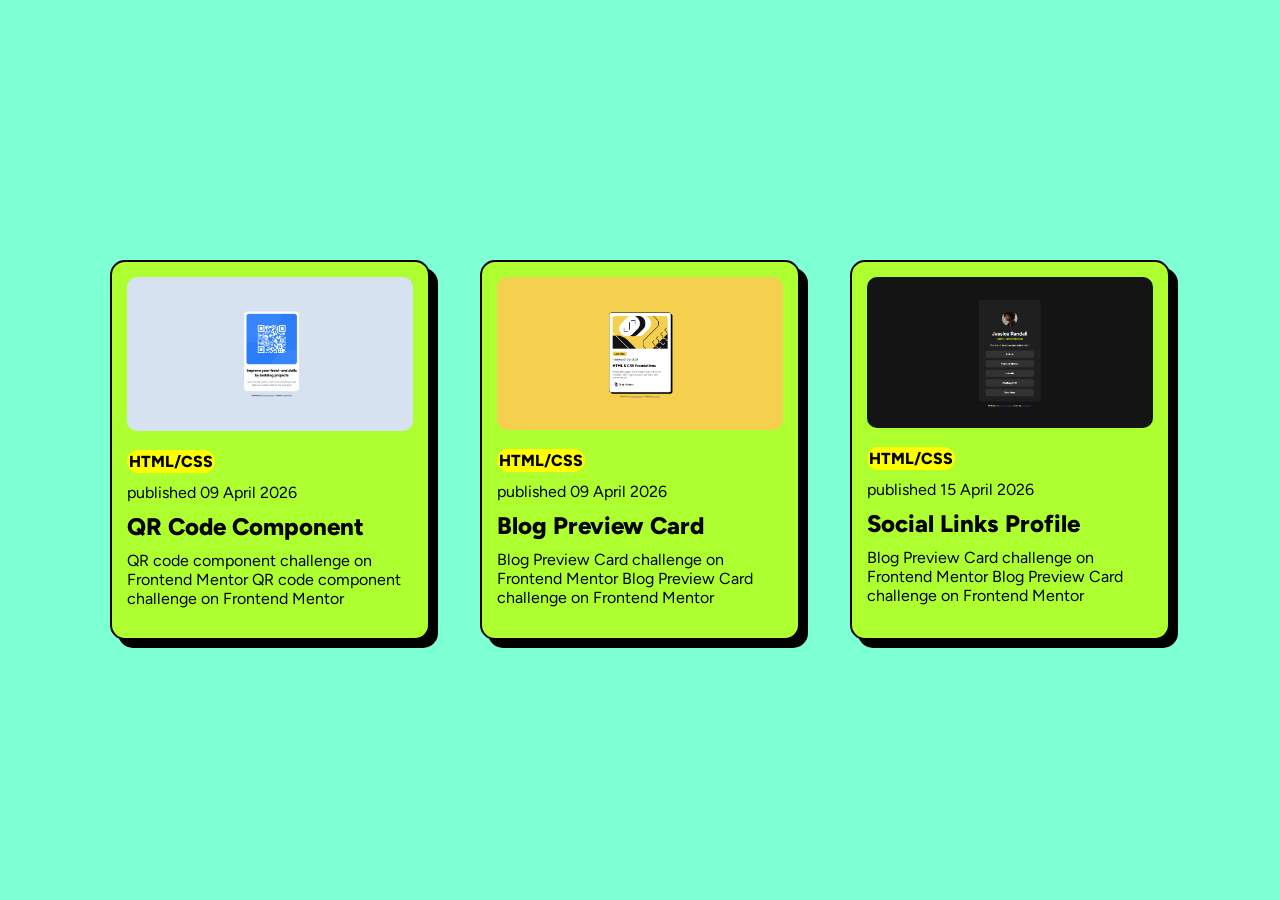
<file: index.html>
<!DOCTYPE html>
<html lang="en">
<head>
    <meta charset="UTF-8">
    <meta name="viewport" content="width=device-width, initial-scale=1.0" /> <!-- displays site properly based on user's device -->
    <link rel="preconnect" href="https://fonts.googleapis.com">
    <link rel="preconnect" href="https://fonts.gstatic.com" crossorigin>
    <link href="https://fonts.googleapis.com/css2?family=Figtree:ital,wght@0,300..900;1,300..900&family=Outfit:wght@100..900&display=swap" rel="stylesheet">
  
    <link rel="stylesheet" href="style.css">
    <title>Frontend Mentor Portfolio</title>
</head>
<body>
    <!--<h1>Frontend Mentor Challenges</h1>-->
    <!-- <ul>
        <li>
            <a href="./qr-code-component-main/index.html">QR Code Component</a>
            <a href="./blog-preview-card-main/index.html">Blog Preview Card</a>
        </li>
    </ul> -->
    <main>
        <div class="card">
            
            <img src="./qr-code-component-main/images/Capture d'écran.png" alt="qr code" class="img" id="">
            <p class="tecno">HTML/CSS</p>
            <p class="date">published 09 April 2026</p>
            <h2 class="title"><a href="./qr-code-component-main/index.html">QR Code Component</a></h2>
            <p class="description">QR code component challenge on Frontend Mentor QR code component challenge on Frontend Mentor</p>
        </div>
        <div class="card">   
            <img src="./blog-preview-card-main/assets/images/result.png" alt="blog preview card" class="img">
            <p class="tecno">HTML/CSS</p>
            <p class="date">published 09 April 2026</p>
            <h2 class="title"><a href="./blog-preview-card-main/index.html">Blog Preview Card</a></h2>
            <p class="description">Blog Preview Card challenge on Frontend Mentor Blog Preview Card challenge on Frontend Mentor</p>
        </div>
        <div class="card">   
            <img src="./social-links-profile-main/assets/images/Capture d'écran.png" alt="social link card" class="img">
            <p class="tecno">HTML/CSS</p>
            <p class="date">published 15 April 2026</p>
            <h2 class="title"><a href="./social-links-profile-main/index.html">Social Links Profile</a></h2>
            <p class="description">Blog Preview Card challenge on Frontend Mentor Blog Preview Card challenge on Frontend Mentor</p>
        </div>
    </main>
    
</body>
</html>
</file>
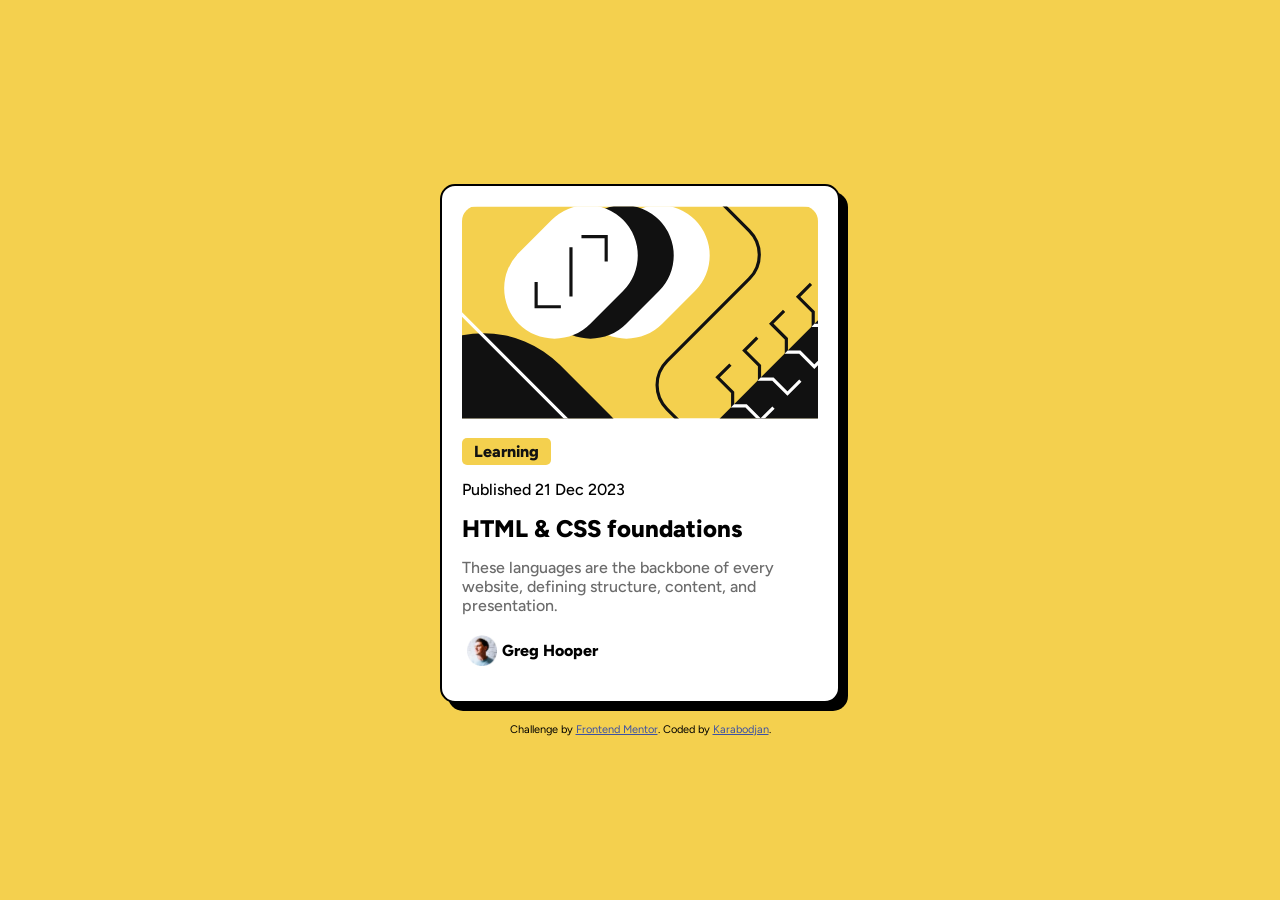
<file: blog-preview-card-main/index.html>
<!DOCTYPE html>
<html lang="en">
<head>
  <meta charset="UTF-8">
  <meta name="viewport" content="width=device-width, initial-scale=1.0"> <!-- displays site properly based on user's device -->

  <link rel="icon" type="image/png" sizes="32x32" href="./assets/images/favicon-32x32.png">
  <link  rel="stylesheet" href="style.css">

  <link rel="preconnect" href="https://fonts.googleapis.com">
  <link rel="preconnect" href="https://fonts.gstatic.com" crossorigin>
  <link href="https://fonts.googleapis.com/css2?family=Figtree:ital,wght@0,300..900;1,300..900&family=Outfit:wght@100..900&display=swap" rel="stylesheet">
  
  <title>Frontend Mentor | Blog preview card</title>

  <!-- Feel free to remove these styles or customise in your own stylesheet 👍 -->
  
</head>
<body>
  <main>
    <div class="container">
      <img src="assets/images/illustration-article.svg">

      <p class="category">Learning</p>

      <p class="date">Published 21 Dec 2023</p>

      <h2>HTML & CSS foundations</h2>

      <p class="content">These languages are the backbone of every website, defining structure, content, and presentation.</p>

      <div class="profil">
        <img src="assets/images/image-avatar.webp" class="img">
          <p> Greg Hooper </p>
      </div>

    </div>

  </main>
  
  <footer class="attribution">
    Challenge by <a href="https://www.frontendmentor.io?ref=challenge">Frontend Mentor</a>. 
    Coded by <a href="https://github.com/Karabodjan">Karabodjan</a>.
  </footer>
</body>
</html>
</file>
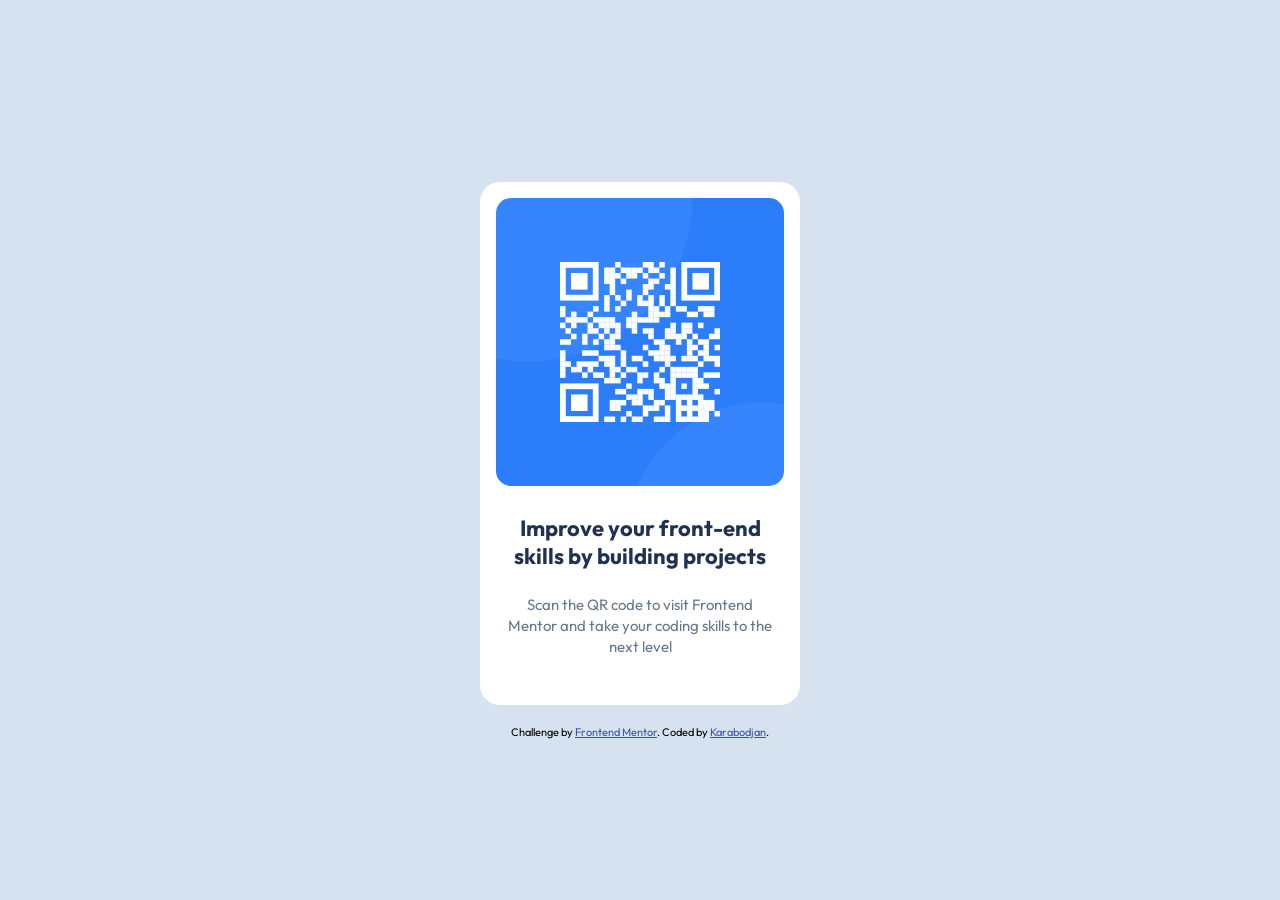
<file: qr-code-component-main/index.html>
<!DOCTYPE html>
<html lang="en">
<head>
  <meta charset="UTF-8">
  <meta name="viewport" content="width=device-width, initial-scale=1.0"> <!-- displays site properly based on user's device -->

  <link rel="icon" type="image/png" sizes="32x32" href="./images/favicon-32x32.png">
  <link rel="stylesheet" href="style.css">

<link rel="preconnect" href="https://fonts.googleapis.com">
<link rel="preconnect" href="https://fonts.gstatic.com" crossorigin>
<link href="https://fonts.googleapis.com/css2?family=Outfit:wght@100..900&display=swap" rel="stylesheet">
  
  <title>Frontend Mentor | QR code component</title>
  
</head>
<body>
  <main>
    <div class="container">
      <img src="./images/image-qr-code.png" alt="QR Code" class="img">

      <h2>Improve your front-end skills by building projects</h2>

      <p>Scan the QR code to visit Frontend Mentor and take your coding skills to the next level</p>

    </div>
  </main>
  
  <footer class="attribution">
    Challenge by <a href="https://www.frontendmentor.io?ref=challenge">Frontend Mentor</a>. 
    Coded by <a href="https://github.com/Karabodjan">Karabodjan</a>.
  </footer>
</body>
</html>
</file>
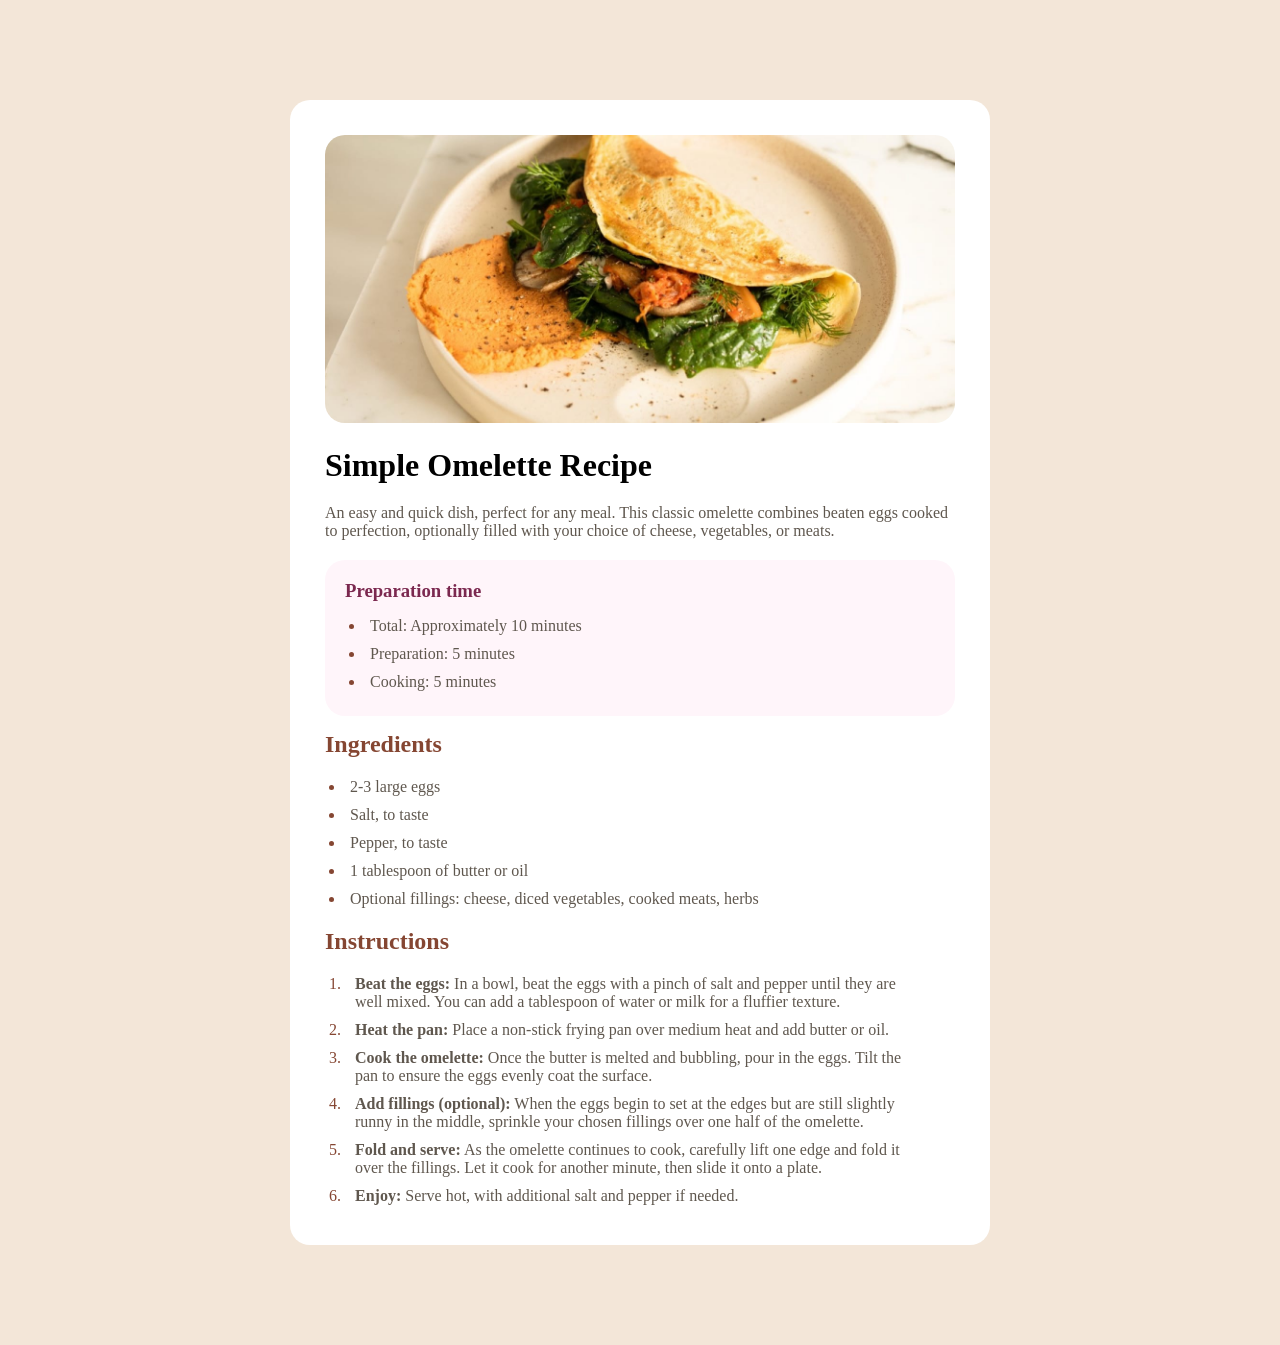
<file: recipe-page-main/index.html>
<!DOCTYPE html>
<html lang="en">
<head>
  <meta charset="UTF-8">
  <meta name="viewport" content="width=device-width, initial-scale=1.0"> <!-- displays site properly based on user's device -->

  <link rel="icon" type="image/png" sizes="32x32" href="./assets/images/favicon-32x32.png">
  <link rel="stylesheet" href="style.css">
  
  <title>Frontend Mentor | Recipe page</title>

 
</head>
<body>
  <main>
  <div class="container">
    <img src="./assets/images/image-omelette.jpeg" alt="image omelette" class="img">

    <h1 class="title">Simple Omelette Recipe</h1>

    <p class="paragraph">An easy and quick dish, perfect for any meal. This classic omelette combines beaten eggs cooked to perfection, optionally filled with your choice of cheese, vegetables, or meats.</p>

    <div class="preparation-time">
      <h3 class="preparation-title">Preparation time</h3>
        <ul class="ingredients">
          <li><p class="paragraph">Total: Approximately 10 minutes</p></li>
          <li><p class="paragraph">Preparation: 5 minutes</p></li>
          <li><p class="paragraph">Cooking: 5 minutes</p></li>
        </ul>
    </div>

    <h2 class="sub-title">Ingredients</h2>
      <ul class="ingredients">
        <li><p class="paragraph">2-3 large eggs</p></li>
        <li><p class="paragraph">Salt, to taste</p></li>
        <li><p class="paragraph">Pepper, to taste</p></li>
        <li><p class="paragraph">1 tablespoon of butter or oil</p></li>
        <li><p class="paragraph">Optional fillings: cheese, diced vegetables, cooked meats, herbs</p></li>
      </ul>

    <h2 class="sub-title">Instructions</h2>
      <ol class="numbers">
        <li><p class="paragraph"><strong>Beat the eggs:</strong> In a bowl, beat the eggs with a pinch of salt and pepper until they are well mixed. 
    You can add a tablespoon of water or milk for a fluffier texture.</p></li>

        <li><p class="paragraph"><strong>Heat the pan:</strong> Place a non-stick frying pan over medium heat and add butter or oil.</p></li>

        <li><p class="paragraph"><strong>Cook the omelette:</strong> Once the butter is melted and bubbling, pour in the eggs. Tilt the pan to ensure 
    the eggs evenly coat the surface.</p></li>

        <li><p class="paragraph"><strong>Add fillings (optional):</strong> When the eggs begin to set at the edges but are still slightly runny in the 
    middle, sprinkle your chosen fillings over one half of the omelette.</p></li>

        <li><p class="paragraph"><strong>Fold and serve:</strong> As the omelette continues to cook, carefully lift one edge and fold it over the 
    fillings. Let it cook for another minute, then slide it onto a plate.</p></li>

        <li><p class="paragraph"><strong>Enjoy:</strong> Serve hot, with additional salt and pepper if needed.</p></li>
      </ol>

    <!--<h2>Nutrition</h2>

    The table below shows nutritional values per serving without the additional fillings.

    Calories
    277kcal

    Carbs
    0g

    Protein
    20g

    Fat
    22g -->
  </div>
  </main>
  <!--<footer class="attribution">
    Challenge by <a href="https://www.frontendmentor.io?ref=challenge">Frontend Mentor</a>. 
    Coded by <a href="#">Your Name Here</a>.
  </footer>-->
</body>
</html>
</file>
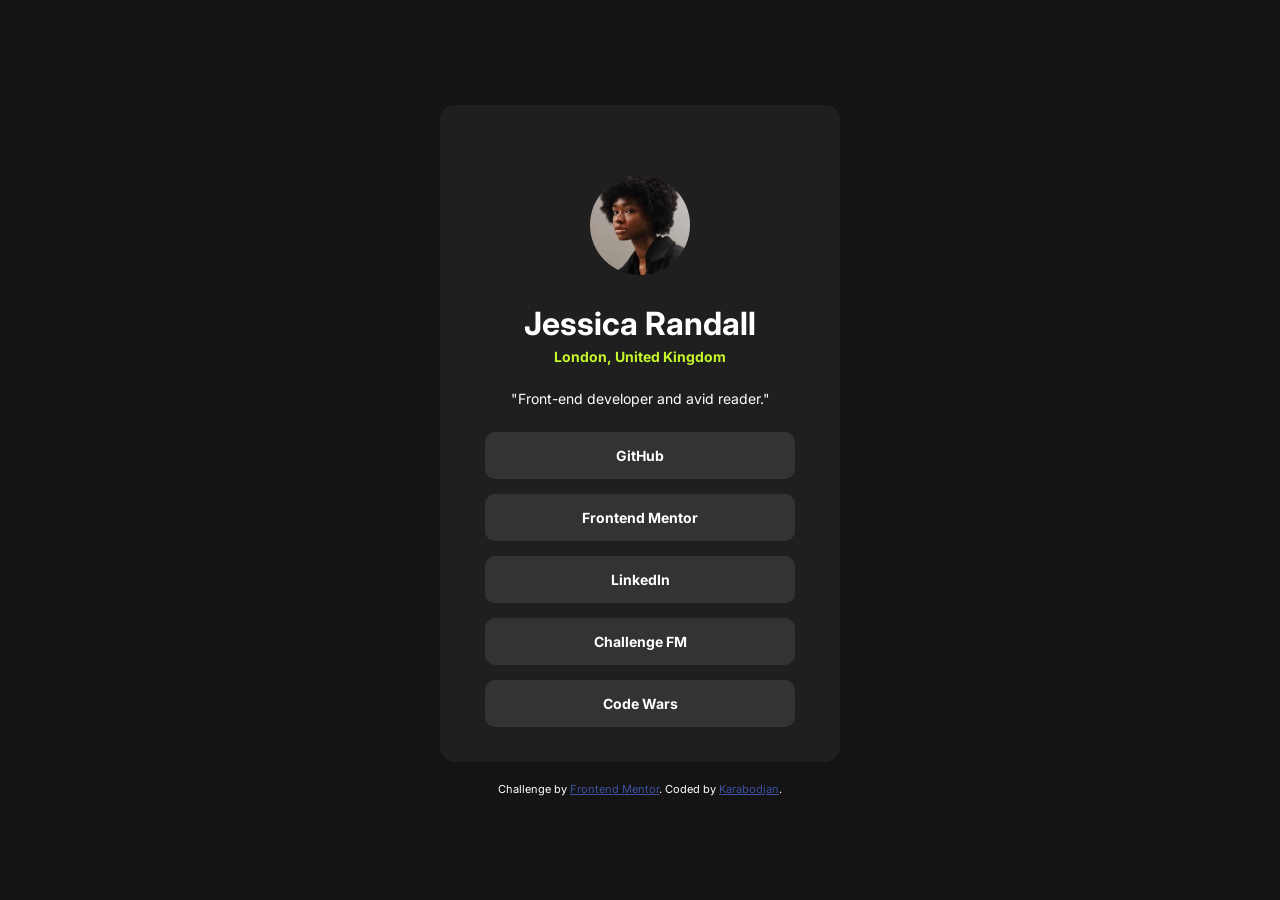
<file: social-links-profile-main/index.html>
<!DOCTYPE html>
<html lang="en">
<head>
  <meta charset="UTF-8">
  <meta name="viewport" content="width=device-width, initial-scale=1.0"> <!-- displays site properly based on user's device -->

  <link rel="icon" type="image/png" sizes="32x32" href="./assets/images/favicon-32x32.png">
  <link rel="stylesheet" href="style.css">
  <link rel="preconnect" href="https://fonts.googleapis.com">
  <link rel="preconnect" href="https://fonts.gstatic.com" crossorigin>
  <link href="https://fonts.googleapis.com/css2?family=Figtree:ital,wght@0,300..900;1,300..900&family=Inter:ital,opsz,wght@0,14..32,100..900;1,14..32,100..900&family=Outfit:wght@100..900&display=swap" rel="stylesheet">
  
  <title>Frontend Mentor | Social links profile</title>
</head>
<body>
  <main>
    <div class="container">
        <img src="./assets/images/avatar-jessica.jpeg" alt="profil image" class="img">
        <h1 class="title">Jessica Randall</h1>
        <p class="location">London, United Kingdom</p>
        <p class="job">"Front-end developer and avid reader."</p>
            <ul class="link">
              <li><a target="_blank" href="https://github.com/Karabodjan">GitHub</a></li>
              <li><a target="_blank" href="https://www.frontendmentor.io/profile/Karabodjan">Frontend Mentor</a></li>
              <li><a target="_blank" href="https://www.linkedin.com/in/celso-barros-017ba1339/">LinkedIn</a></li>
              <li><a target="_blank" href="https://karabodjan.github.io/frontend-mentor/">Challenge FM</a></li>
              <li><a target="_blank" href="https://www.codewars.com/users/Karabodjan">Code Wars</a></li>
            </ul>
    </div>
  </main>
  
  <footer class="attribution">
    Challenge by <a href="https://www.frontendmentor.io?ref=challenge">Frontend Mentor</a>. 
    Coded by <a href="https://github.com/Karabodjan">Karabodjan</a>.
  </footer>
</body>
</html>
</file>
<file: style.css>
*{
    margin: 0;
    padding: 0;
    box-sizing: border-box;
}

body{
    grid-template-rows: auto;
    display: flex;
    justify-content: center;
    align-items: center;
    background-color: aquamarine;
    height: 100vh;
    font-family: Figtree;
}

main{
    display: flex;
    gap: 50px;
}

.card{
    background-color: greenyellow;
    padding: 15px;
    width: 320px;
    border-radius: 15px;
    padding-bottom: 30px;
    box-shadow: 8px 8px 0px black;
    border: 2px solid black;
}
.img{
    justify-content: center;
    align-items: center;
    width: 100%;
    border-radius: 10px;
    margin-bottom: 15px;
}
.img:hover, .img:focus{
    cursor: pointer;
}

.tecno{
    background-color: yellow;
    font-weight: 800;
    width: fit-content;
    border-radius: 15px;
    justify-content: center;
    display: flex;
    padding: 2px;
    margin-bottom: 10px;
}
.date{
    margin-bottom: 10px;
}

.title{
    margin-bottom: 10px;
    font-weight: 800;
}
.title:hover, .title:focus{
    cursor: pointer;
    color: yellow;
}
.title a{
    text-decoration: none;
    color: inherit;
}
</file>
<file: blog-preview-card-main/style.css>
*{
    margin: 0;
    padding: 0;
    box-sizing: border-box;
}

body{
    flex-direction: column;
    background-color:  hsl(47, 88%, 63%);
    display: flex;
    align-items: center;
    justify-content: center;
    height: 100vh;
    font-family: Figtree;
}

.container{
    background-color: hsl(0, 0%, 100%);
    padding: 20px;
    padding-bottom: 30px;
    border-radius: 15px;
    margin: 20px;
    width: 400px;
    box-shadow: 8px 8px 0px black;
    border: 2px solid black;
}

img{
    justify-content: center;
    width: 100%;
    border-radius: 15px;
    padding-bottom: 15px;
}

.category{
    background-color: hsl(47, 88%, 63%);
    border-radius: 5px;
    width: fit-content;
    text-align: center;
    justify-content: center;
    padding: 4px 12px;
    font-weight: 800;
    color: hsl(0, 0%, 7%);
    font-size: 1rem;
    
}

.date{
    padding-top: 15px;
    font-size: 1rem;
    font-weight: 500;
}

h2{
    font-weight: 800;
    padding: 15px 0;
}

h2:hover, h2:focus{
    cursor: pointer;
    color: hsl(47, 88%, 63%);
}

.content{
    padding-bottom: 15px;
    color: hsl(0, 0%, 42%);
    font-weight: 500;
}


.profil{
    display: flex;
    align-items: center;
    font-weight: 800;
}

.profil img {
    width: 40px;
    padding: 5px;

}

.attribution { font-size: 0.6875rem; text-align: center; }
.attribution a { color: hsl(228, 45%, 44%); }
</file>
<file: qr-code-component-main/style.css>
*{
    margin: 0;
    padding: 0;
    box-sizing: border-box;
}

body{
    flex-direction: column;
    background-color:hsl(212, 45%, 89%);
    display: flex;
    text-align: center;
    justify-content: center;
    align-items: center;
    height: 100vh;
    font-family: Outfit;
    
}

.container{
    position:relative;
    justify-content: center;
    padding: 16px;
    padding-bottom: 40px;
    background-color: white;
    border-radius: 20px;
    width: 320px;
    margin: 20px;
}

h2{
    color: hsl(218, 44%, 22%);
    font-size: 22px;
    font-weight: 700;
    margin-top: 24px;
    margin-bottom: 16px;
    padding: 0 8px;
}

p{
    font-size: 15px;
    color: hsl(216, 15%, 48%);
    line-height: 1.4;
    padding: 8px;
}

img{
    justify-content: center;
    width: 100%;
    border-radius: 15px;
}

.attribution { font-size: 0.6875rem; text-align: center;}
.attribution a { color: hsl(228, 45%, 44%); }
</file>
<file: recipe-page-main/style.css>
*{
  margin: 0;
  padding: 0;
  box-sizing: border-box;  
}

:root {
    --white: hsl(0, 0%, 100%);
    --nutmeg: hsl(14, 45%, 36%);
    --raspberry: hsl(332, 51%, 32%);
    --pink-lace: hsl(330, 100%, 98%);
    --stone-100: hsl(30, 54%, 90%);
    --stone-150: hsl(30, 18%, 87%);
    --stone-600: hsl(30, 10%, 34%);
    --stone-900: hsl(24, 5%, 18%);
}

body{                               
    display: flex;
    justify-content: center;
    align-items: center;
    background-color:var(--stone-100);
    min-height: 100vh;
    padding: 100px 0px;
}

.container{ 
    padding: 35px;
    background-color: var(--white);
    border-radius: 20px;
    width: 700px;
    overflow: hidden;
}

.title{
    padding: 20px 0px;
}

img{
    width: 100%;
    border-radius: 20px;
}

.paragraph{
    font-size: 1rem;
    color: var(--stone-600);
}

.preparation-time{
    margin-top:20px ;
    padding: 20px;
    background-color: var(--pink-lace);
    border-radius: 20px;
}

.preparation-title{
    color: var(--raspberry);
    margin-bottom: 10px;
}

.sub-title{
    padding: 15px 0px;
    color: var(--nutmeg);
}
.ingredients{
    /*list-style: none;*/
    color: var(--nutmeg);
    padding: 0 20px;
    

}
.ingredients li{
    padding: 5px;
    font-size: 1rem;
}

.numbers{
    list-style: decimal;
    color: var(--nutmeg);
    padding: 0 20px;
}

.numbers li{
    padding: 5px 10px;
    font-size: 1rem;
}


.attribution { font-size: 0.6875rem; text-align: center; }
.attribution a { color: hsl(228, 45%, 44%); }
</file>
<file: social-links-profile-main/style.css>
*{
    margin: 0;
    padding: 0;
    box-sizing: border-box;
}

:root{
    --Green: hsl(75, 94%, 57%);
    --White: hsl(0, 0%, 100%);
    --Grey-700: hsl(0, 0%, 20%);
    --Grey-800: hsl(0, 0%, 12%);
    --Grey-900: hsl(0, 0%, 8%);
}

body{
    display: flex;
    flex-direction: column;
    justify-content: center;
    align-items: center;
    text-align: center;
    background-color: var(--Grey-900);
    height: 100vh;
    font-family: Inter;
}

.container{
    background-color: var(--Grey-800);
    padding: 45px;
    width: 400px;
    border-radius: 15px;
    padding-bottom: 20px;
   
}

.img{
    justify-content: center;
    align-items: center;
    width: 100px;
    border-radius: 100%;
    margin: 25px;
}

.title{
    color: hsl(0, 0%, 100%);
}

.location{
    margin-top: 5px;
    color: var(--Green);
    font-size: 0.875rem;
    font-weight: 700;
}
.job{
    color:hsl(0, 0%, 100%);
    margin: 25px;
    font-size: 0.875rem;
}

.link{
    display: flex;
    flex-direction: column;
    list-style: none;
    font-weight: 700;
    font-size: 0.875rem;
}

.link li a:hover{
    cursor: pointer;
    background-color: var(--Green);
    color: var(--Grey-900); 
}

.link li a:focus{
    background-color: var(--Green);
    color: var(--Grey-900); 
}

.link li {
    width: 100%;
    margin-bottom: 15px;
    
}

.link li a {
    background-color: var(--Grey-700);
    display: block;
    padding: 15px;
    color: var(--White);
    text-decoration: none; 
    border-radius: 10px;
}

.attribution { font-size: 0.6875rem; text-align: center; color: var(--White); padding-top:20px ;}
    .attribution a { color: hsl(228, 45%, 44%); }
</file>
